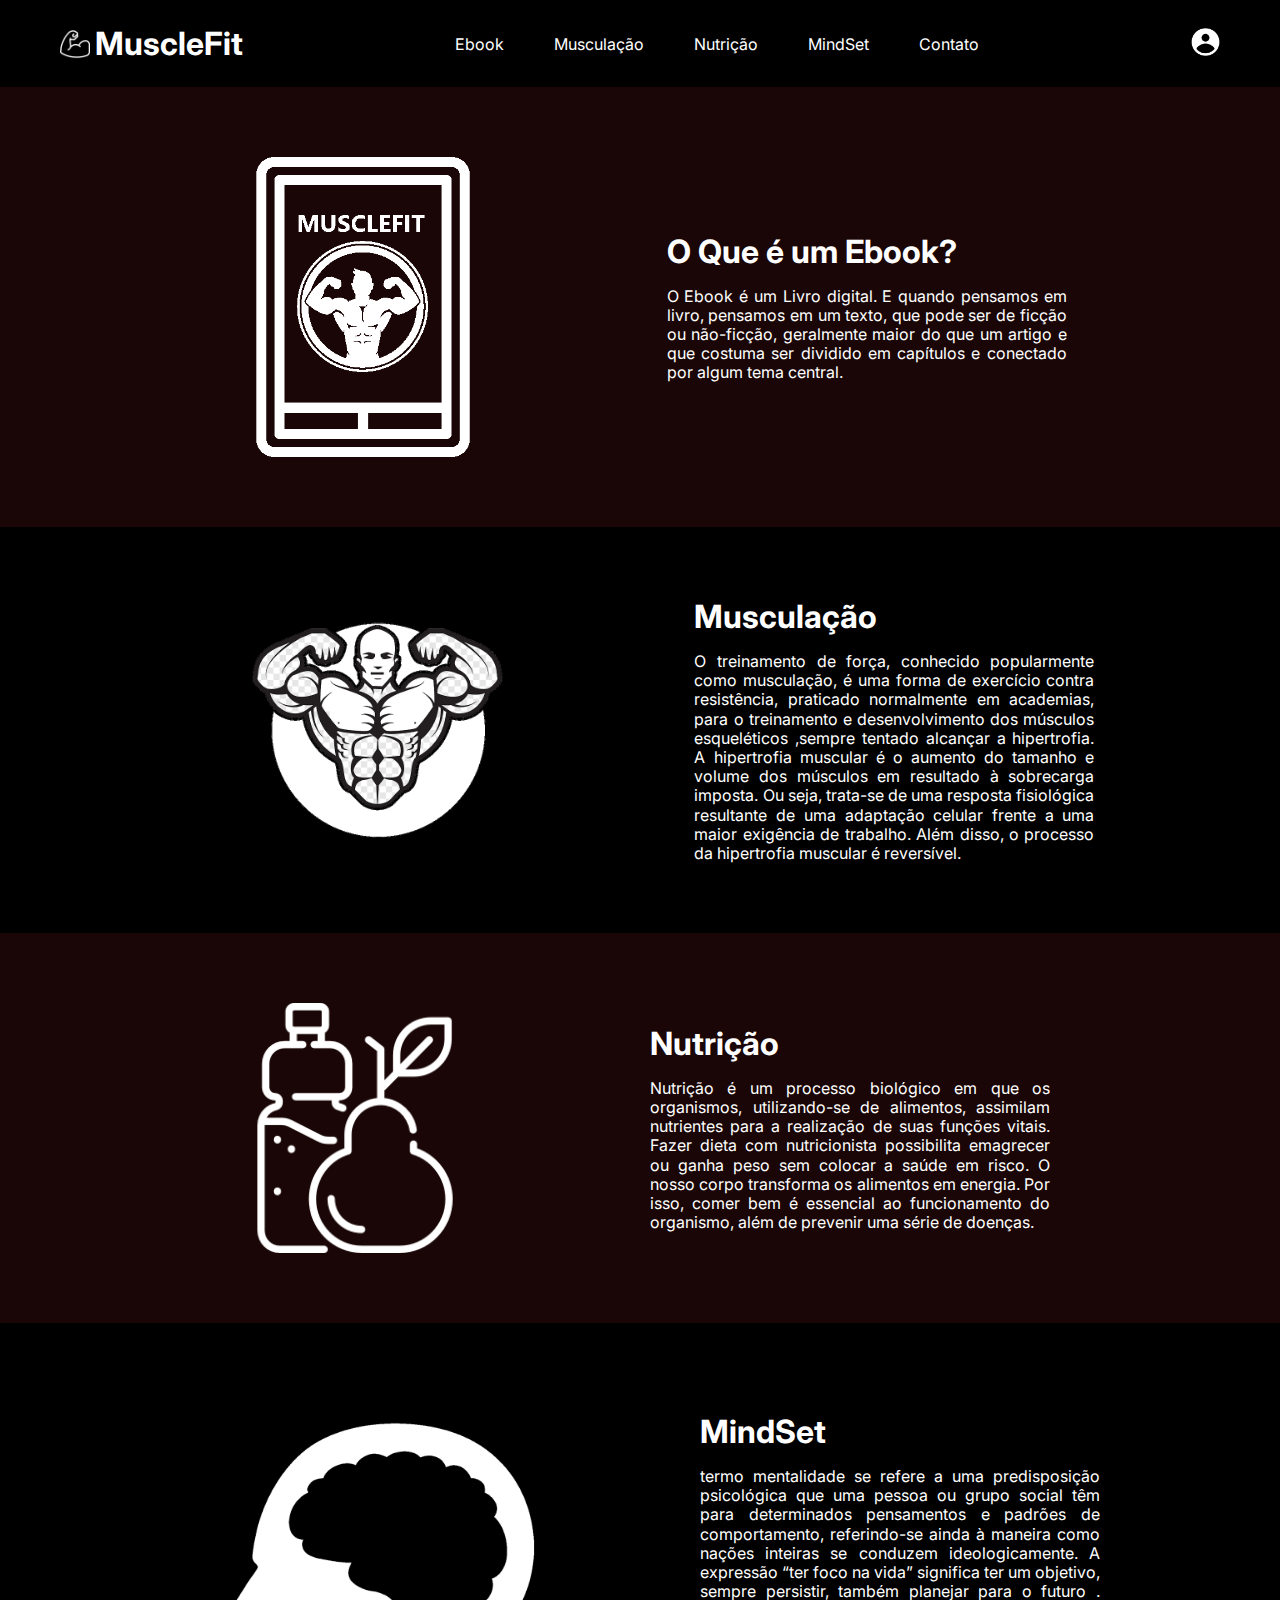
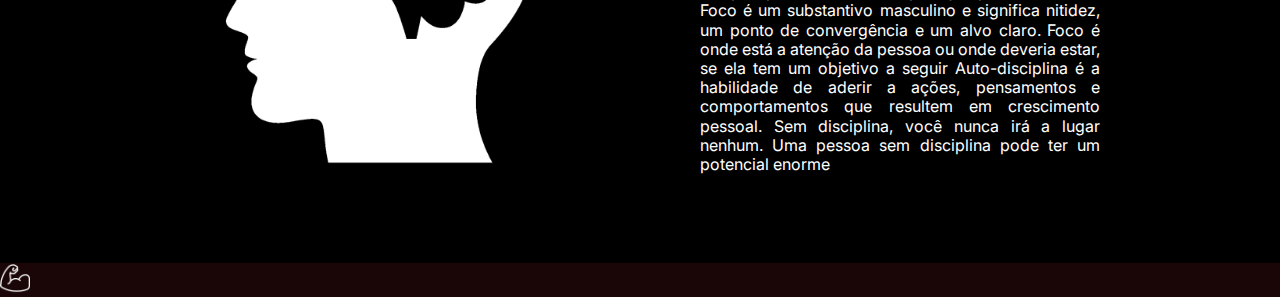
<file: index.html>
<!DOCTYPE html>
<html lang="pt-bt">

<head>
    <meta charset="UTF-8">
    <meta http-equiv="X-UA-Compatible" content="IE=edge">
    <meta name="viewport" content="width=device-width, initial-scale=1.0">
    <title>MuscleFit</title>

    <link rel="preconnect" href="https://fonts.googleapis.com">
    <link rel="preconnect" href="https://fonts.gstatic.com" crossorigin>
    <link href="https://fonts.googleapis.com/css2?family=Inter:wght@400;500;600;700&display=swap" rel="stylesheet">

    <link rel="stylesheet" href="./css/Reset.css">
    <link rel="stylesheet" href="./css/Header.css">
    <link rel="stylesheet" href="./css/Ebook.css">
    <link rel="stylesheet" href="./css/MindSet.css">
    <link rel="stylesheet" href="./css/Muscle.css">
    <link rel="stylesheet" href="./css/Nutrition.css">
    <link rel="stylesheet" href="css/footer.css">
</head>

<body>
    <header class="main-header">
        <div class="content">
            <span><img src="./img/icon.png" alt="Muscle Icon">
                <h1>MuscleFit</h1>
            </span>
            <nav>
                <ul>
                    <li><a href="#ebook">Ebook</a></li>
                    <li><a href="#muscle">Musculação</a></li>
                    <li><a href="#nutri">Nutrição</a></li>
                    <li><a href="#mid">MindSet</a></li>
                    <li><a href="#cont">Contato</a></li>
                </ul>
            </nav>
               <a href="login.html"><img src="./img/iconlog.png" alt="imagem de login"></a> 
        </div>
    </header>

    <section class="section-ebook" id="ebook">
        <div class="content">
            <img class="ebook-img" src="./img/ebook.png" alt="">
            <div class="ebook-description">
                <h1>O Que é um Ebook?</h1>
                <p>O Ebook é um Livro digital. E quando pensamos em livro, pensamos em um texto, que pode ser de ficção
                    ou
                    não-ficção, geralmente maior do que um artigo e que costuma ser dividido em capítulos e conectado
                    por
                    algum tema central.
                </p>
            </div>
        </div>
    </section>
    <section class="section-muscle" id="muscle">
        <div class="content">
            <img class="muscle-image" src="./img/musculação.png" alt="Musculação imagem">

            <div class="muscle-description">
                <h1>Musculação</h1>
                <p>O treinamento de força, conhecido popularmente como musculação, é uma forma de exercício contra
                    resistência, praticado normalmente em academias, para o treinamento e desenvolvimento dos músculos
                    esqueléticos ,sempre tentado alcançar a hipertrofia.
                    A hipertrofia muscular é o aumento do tamanho e volume dos músculos em resultado à sobrecarga
                    imposta. Ou seja, trata-se de uma resposta fisiológica resultante de uma adaptação celular frente a
                    uma maior exigência de trabalho. Além disso, o processo da hipertrofia muscular é reversível.</p>
            </div>
        </div>
    </section>
    <section class="section-nutrition" id="nutri">
        <div class="content">
            <img class="nutrition-image" src="./img/nutri.png" alt="Musculação imagem">

            <div class="nutrition-description">
                <h1>Nutrição</h1>
                <p>Nutrição é um processo biológico em que os organismos, utilizando-se de alimentos, assimilam
                    nutrientes para a realização de suas funções vitais.
                    Fazer dieta com nutricionista possibilita emagrecer ou ganha peso sem colocar a saúde em risco. O
                    nosso corpo transforma os alimentos em energia. Por isso, comer bem é essencial ao funcionamento do
                    organismo, além de prevenir uma série de doenças.
                </p>
            </div>
        </div>
    </section>
    <section class="section-mindSet" id="mid">
        <div class="content">
            <img class="mindSet-image" src="./img/mind-set.png" alt="MindSet imagem">

            <div class="mindSet-description">
                <h1>MindSet</h1>
                <p> termo mentalidade se refere a uma predisposição psicológica que uma pessoa ou grupo social têm para determinados pensamentos e padrões de comportamento, referindo-se ainda à maneira como nações inteiras se conduzem ideologicamente. A expressão “ter foco na vida” significa ter um objetivo, sempre persistir, também planejar para o futuro . Foco é um substantivo masculino e significa nitidez, um ponto de convergência e um alvo claro. Foco é onde está a atenção da pessoa ou onde deveria estar, se ela tem um objetivo a seguir
                    Auto-disciplina é a habilidade de aderir a ações, pensamentos e comportamentos que resultem em crescimento pessoal. Sem disciplina, você nunca irá a lugar nenhum. Uma pessoa sem disciplina pode ter um potencial enorme
                </p>
            </div>
        </div>
    </section>
    <footer id="cont">
        <img src="img/icon.png" alt="">

    </footer>
</body>

</html>
</file>
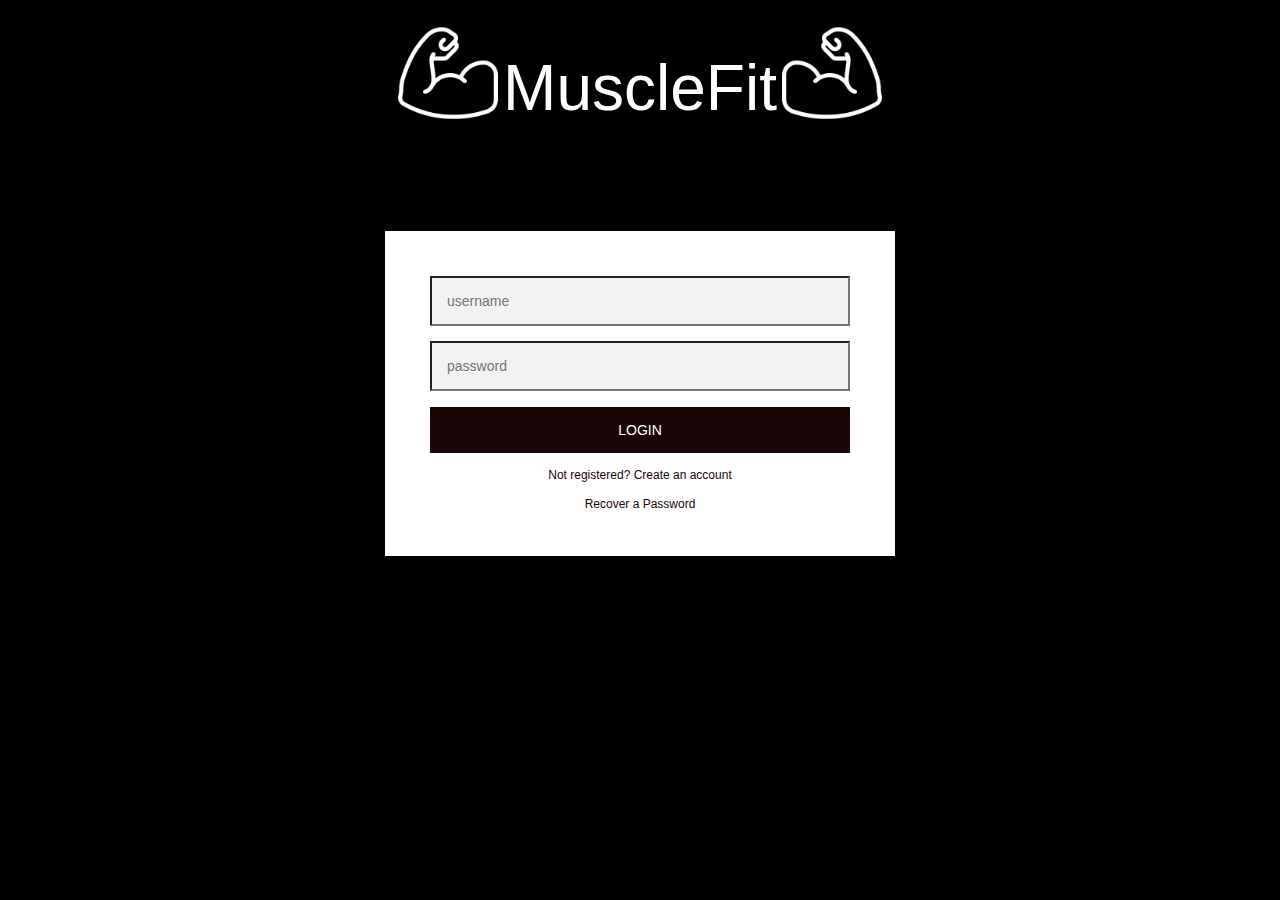
<file: login.html>
<!DOCTYPE html>
<html lang="pt-BR">
<head>
    <meta charset="UTF-8">
    <meta http-equiv="X-UA-Compatible" content="IE=edge">
    <meta name="viewport" content="width=device-width, initial-scale=1.0">
    <title>login</title>

    <link rel="stylesheet" href="css/log.css">
    <link rel="stylesheet" href="css/form.css">

    <script src="script/form.js"></script>

</head>
<body>
    <section class="section-cont">
            <span><img src="./img/icon.png" alt="">
                  <h1>MuscleFit</h1>
                 <span><img src="./img/icon2.png" alt="">
            </span>
    </section>
    <section class="section-form">  
        <div class="login-page">
                <div class="form">
                    <form class="register-form">
                            <input type="text" placeholder="name"/>
                            <input type="password" placeholder="password"/>
                            <input type="text" placeholder="email address"/>
                            <button>create</button>
                            <p class="message">Already registered? <a href="#">Sign In</a></p>
                    </form>
                    <form class="login-form">
                            <input type="text" placeholder="username"/>
                            <input type="password" placeholder="password"/>
                            <button>login</button>
                            <p class="message">Not registered? <a href="#">Create an account</a></p>
                            <p class="message"> <a href="">Recover a Password</a> </p>
                    </form>
                </div>
          </div>
 </section>

</body>
</html>
</file>
<file: css/Header.css>
.main-header{
    max-width: 1440px;
    margin: auto;
    padding: 1.5rem 1rem;
    background-color: #000;
    color: #fff;
}

.main-header .content{
    max-width: 1160px;
    margin: auto;
    display: flex;
    align-items: center;
    justify-content: space-between;
}

span{
    display: flex;
    align-items: center;
    gap: 5px;
}

img{
    height: 30px;
}

nav ul{
    display: flex;
    list-style: none;
    gap: 50px;
}
</file>
<file: css/Ebook.css>
.section-ebook{
    background-color: rgb(26 6 6);
}

.ebook-img{
    height: 300px;
}
.ebook-description{
    max-width: 400px;
    display: flex;
    flex-direction: column;
    gap: 1rem;
    text-align: justify;
}
</file>
<file: css/MindSet.css>
.section-mindSet{
    background-color: #000;
}

.mindSet-image{
    height: 400px;
}
.mindSet-description{
    max-width: 400px;
    display: flex;
    flex-direction: column;
    gap: 1rem;
    text-align: justify;
}
</file>
<file: css/Muscle.css>
.section-muscle{
    background-color: #000;
}

.muscle-image{
    height: 250px;
}

.muscle-description{
    display: flex;
    flex-direction: column;
    max-width: 400px;
    gap: 1rem;
    text-align: justify;
}
</file>
<file: css/Nutrition.css>
.section-nutrition{
    background-color: rgb(26 6 6);
}

.nutrition-image{
    height: 250px;
}

.nutrition-description{
    display: flex;
    flex-direction: column;
    max-width: 400px;
    gap: 1rem;
    text-align: justify;
}
</file>
<file: css/footer.css>
footer{
    background-color: rgb(26 6 6);
}
</file>
<file: css/log.css>
body{
    background-color: black;
}

.section-cont{
    display: flex;
    align-items: center;
    justify-content: center;
}

.section-form{
    display: flex;
    align-items: center;
    justify-content: center;
}


span{
    display: flex;
    align-items: center;
    gap: 5px;
}

span>img{
    height: 100px;
    margin-bottom: 30px;
}


h1{
    color: white;
    font: 400 4rem "Inter", sans-serif;
}

img{
    height: 900px;
}
</file>
<file: css/form.css>
.login-page {
  width: 510px;
  padding: 5% 0 0;
  margin: auto;
}

form{
    color: white;
    font: 400 2rem "Inter", sans-serif;
}

.form {
  position: relative;
  z-index: 1;
  background: #FFFFFF;
  max-width: 500px;
  margin: 0 auto 100px;
  padding: 45px;
  text-align: center;
  box-shadow: 0 0 20px 0 rgba(0, 0, 0, 0.2), 0 5px 5px 0 rgba(0, 0, 0, 0.24);
}

.form input {
  outline: 0;
  background: #f2f2f2;
  width: 100%;
  border: 1;
  margin: 0 0 15px;
  padding: 15px;
  box-sizing: border-box;
  font-size: 14px;
}
.form button {
  text-transform: uppercase;
  outline: 0;
  background: rgb(26 6 6);
  width: 100%;
  border: 0;
  padding: 15px;
  color: #FFFFFF;
  font-size: 14px;
  -webkit-transition: all 0.3 ease;
  transition: all 0.3 ease;
  cursor: pointer;
}
.form button:hover,.form button:active,.form button:focus {
  background: rgb(49, 11, 11);
}
.form .message {
  margin: 15px 0 0;
  color: rgb(26 6 6);
  font-size: 12px;
}
.form .message a {
  color: rgb(26 6 6);
  text-decoration: none;
}
.form .register-form {
  display: none;
}
.container {
  position: relative;
  z-index: 1;
  max-width: 300px;
  margin: 0 auto;
}
.container:before, .container:after {
  content: "";
  display: block;
  clear: both;
}
.container .info {
  margin: 50px auto;
  text-align: center;
}
.container .info h1 {
  margin: 0 0 15px;
  padding: 0;
  font-size: 36px;
  font-weight: 300;
  color: #1a1a1a;
}
.container .info span {
  color: #4d4d4d;
  font-size: 12px;
}
.container .info span a {
  color: #000000;
  text-decoration: none;
}
.container .info span .fa {
  color: #EF3B3A;
}
</file>
